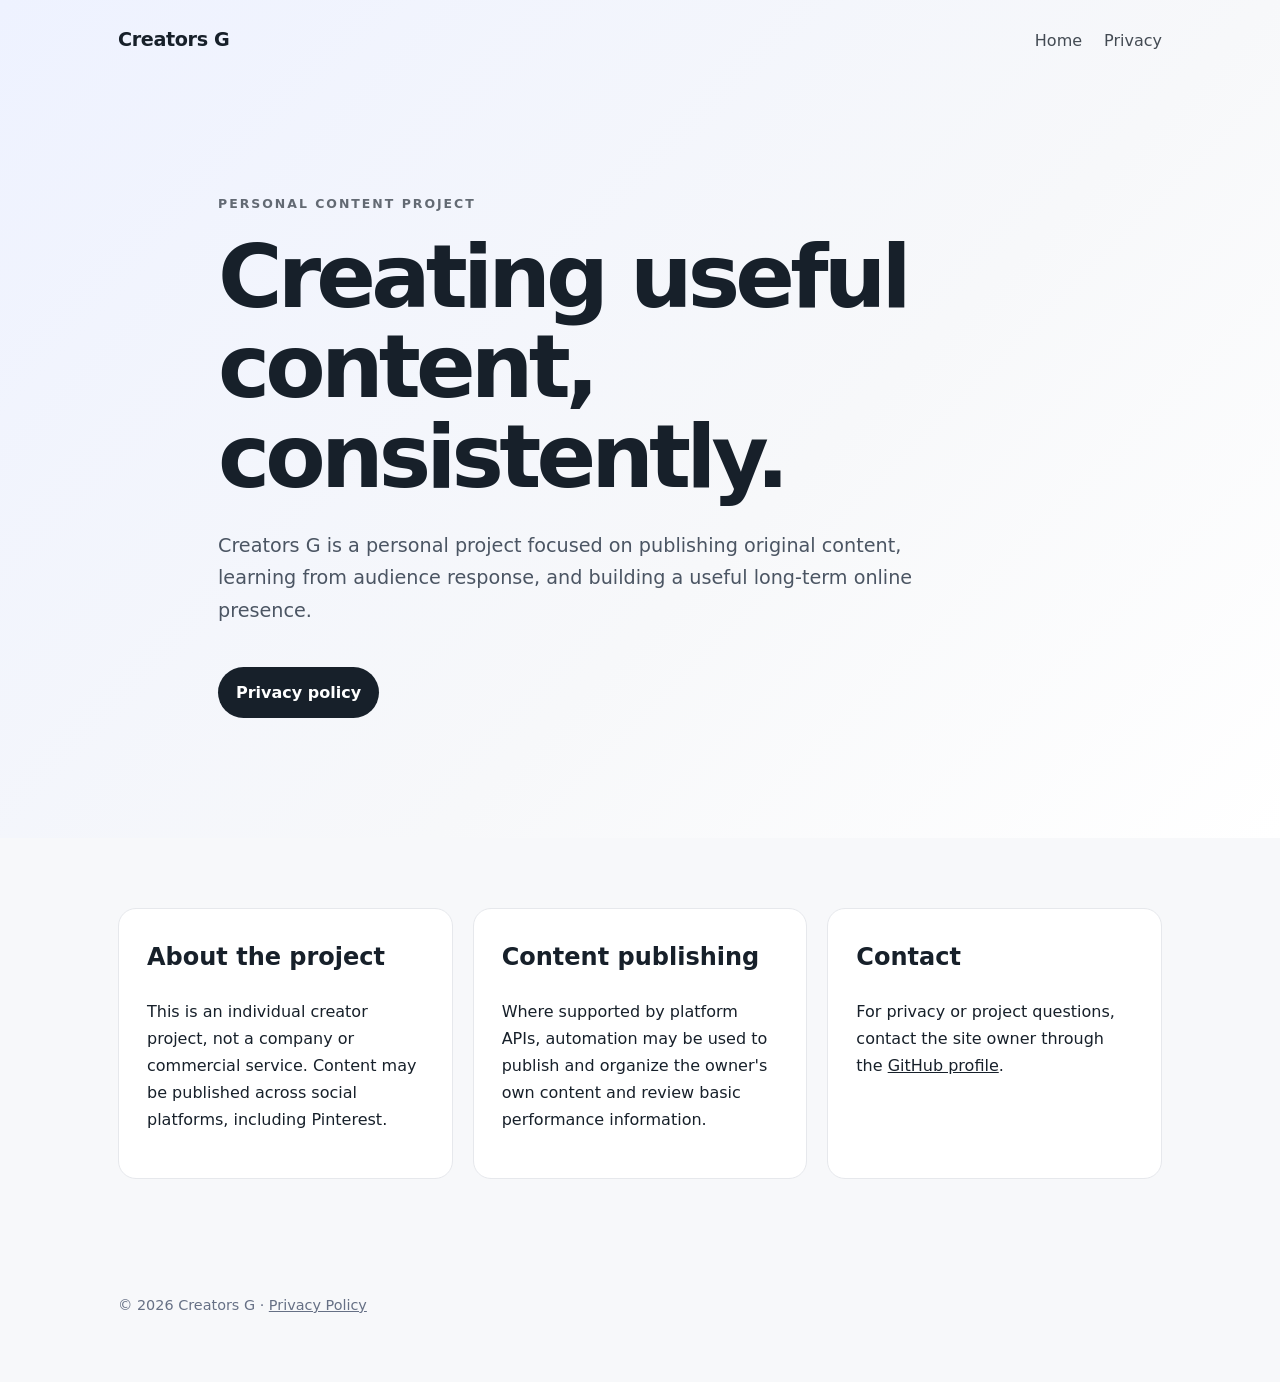
<file: index.html>
<!doctype html>
<html lang="en">
<head>
  <meta charset="utf-8">
  <meta name="viewport" content="width=device-width, initial-scale=1">
  <title>Creators G — Content Project</title>
  <meta name="description" content="Creators G is a personal content project focused on publishing useful, original content and learning what resonates with an audience.">
  <link rel="stylesheet" href="style.css">
</head>
<body>
  <header class="hero">
    <nav>
      <a class="brand" href="./">Creators G</a>
      <div class="nav-links"><a href="./">Home</a><a href="privacy.html">Privacy</a></div>
    </nav>
    <main>
      <p class="eyebrow">PERSONAL CONTENT PROJECT</p>
      <h1>Creating useful content, consistently.</h1>
      <p class="lead">Creators G is a personal project focused on publishing original content, learning from audience response, and building a useful long-term online presence.</p>
      <a class="button" href="privacy.html">Privacy policy</a>
    </main>
  </header>
  <section class="section">
    <div class="card"><h2>About the project</h2><p>This is an individual creator project, not a company or commercial service. Content may be published across social platforms, including Pinterest.</p></div>
    <div class="card"><h2>Content publishing</h2><p>Where supported by platform APIs, automation may be used to publish and organize the owner's own content and review basic performance information.</p></div>
    <div class="card"><h2>Contact</h2><p>For privacy or project questions, contact the site owner through the <a href="https://github.com/creatorsg2001-tech">GitHub profile</a>.</p></div>
  </section>
  <footer><p>© 2026 Creators G · <a href="privacy.html">Privacy Policy</a></p></footer>
</body>
</html>
</file>
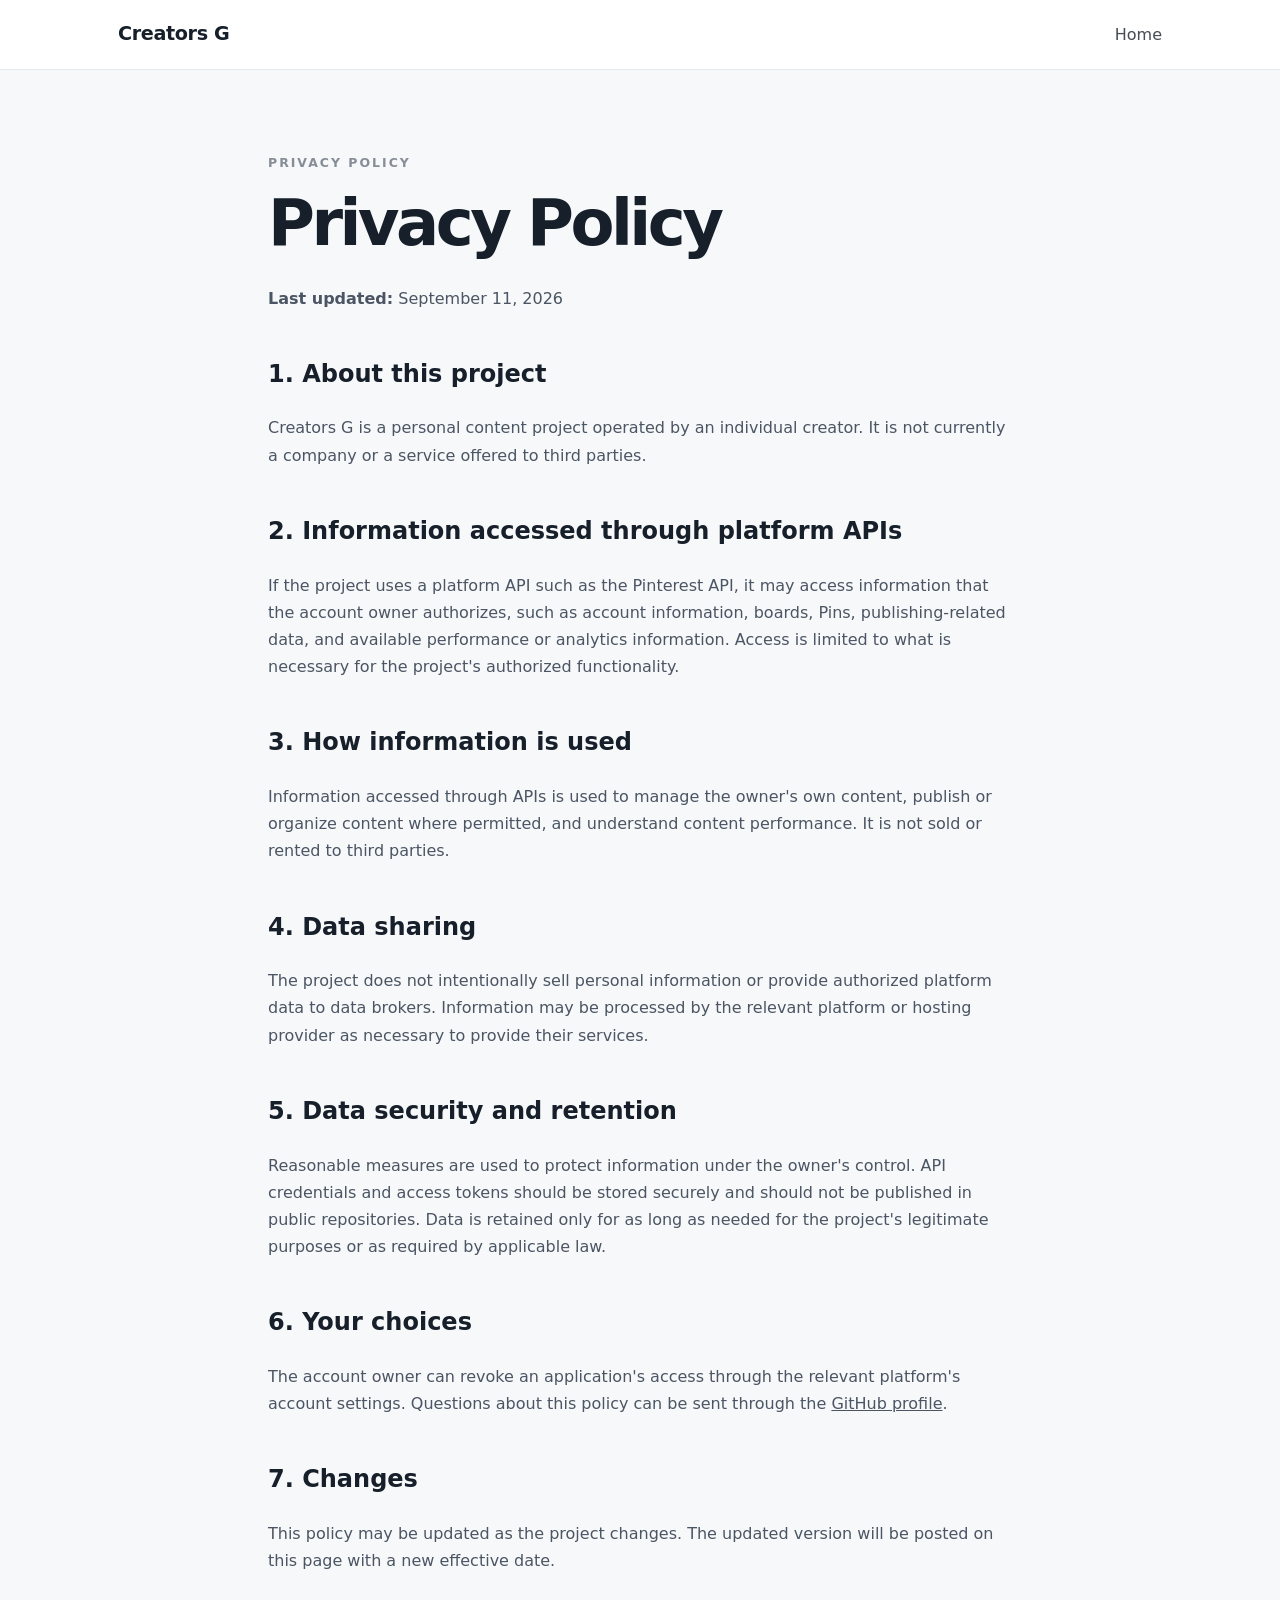
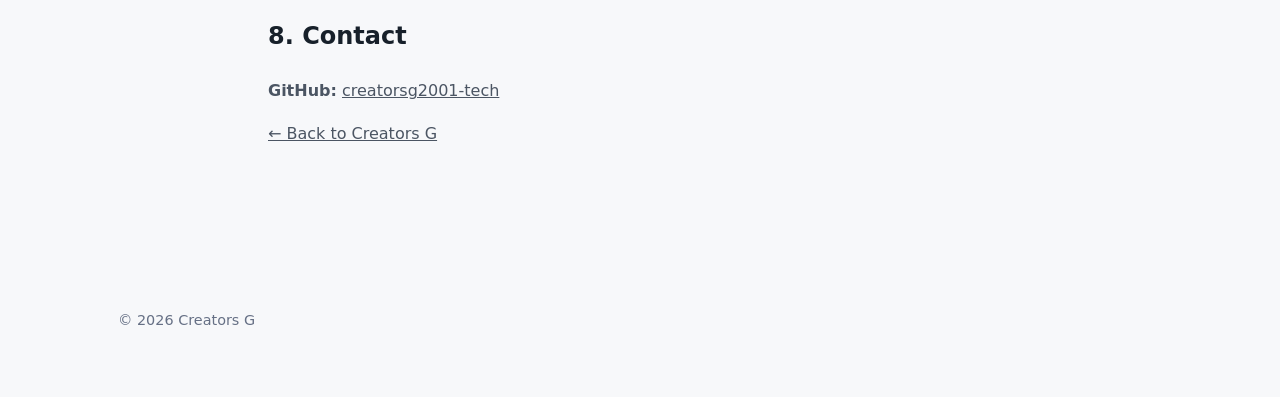
<file: privacy.html>
<!doctype html>
<html lang="en">
<head>
  <meta charset="utf-8">
  <meta name="viewport" content="width=device-width, initial-scale=1">
  <title>Privacy Policy — Creators G</title>
  <link rel="stylesheet" href="style.css">
</head>
<body>
  <header class="small-header"><nav><a class="brand" href="./">Creators G</a><a href="./">Home</a></nav></header>
  <main class="legal">
    <p class="eyebrow">PRIVACY POLICY</p>
    <h1>Privacy Policy</h1>
    <p><strong>Last updated:</strong> September 11, 2026</p>
    <h2>1. About this project</h2>
    <p>Creators G is a personal content project operated by an individual creator. It is not currently a company or a service offered to third parties.</p>
    <h2>2. Information accessed through platform APIs</h2>
    <p>If the project uses a platform API such as the Pinterest API, it may access information that the account owner authorizes, such as account information, boards, Pins, publishing-related data, and available performance or analytics information. Access is limited to what is necessary for the project's authorized functionality.</p>
    <h2>3. How information is used</h2>
    <p>Information accessed through APIs is used to manage the owner's own content, publish or organize content where permitted, and understand content performance. It is not sold or rented to third parties.</p>
    <h2>4. Data sharing</h2>
    <p>The project does not intentionally sell personal information or provide authorized platform data to data brokers. Information may be processed by the relevant platform or hosting provider as necessary to provide their services.</p>
    <h2>5. Data security and retention</h2>
    <p>Reasonable measures are used to protect information under the owner's control. API credentials and access tokens should be stored securely and should not be published in public repositories. Data is retained only for as long as needed for the project's legitimate purposes or as required by applicable law.</p>
    <h2>6. Your choices</h2>
    <p>The account owner can revoke an application's access through the relevant platform's account settings. Questions about this policy can be sent through the <a href="https://github.com/creatorsg2001-tech">GitHub profile</a>.</p>
    <h2>7. Changes</h2>
    <p>This policy may be updated as the project changes. The updated version will be posted on this page with a new effective date.</p>
    <h2>8. Contact</h2>
    <p><strong>GitHub:</strong> <a href="https://github.com/creatorsg2001-tech">creatorsg2001-tech</a></p>
    <p><a href="./">← Back to Creators G</a></p>
  </main>
  <footer><p>© 2026 Creators G</p></footer>
</body>
</html>
</file>
<file: style.css>
* { box-sizing: border-box; }
html { scroll-behavior: smooth; }
body { margin: 0; font-family: Inter, ui-sans-serif, system-ui, -apple-system, BlinkMacSystemFont, "Segoe UI", sans-serif; color: #17202a; background: #f7f8fa; line-height: 1.7; }
a { color: inherit; }
nav { max-width: 1100px; margin: 0 auto; padding: 24px 28px; display: flex; align-items: center; justify-content: space-between; }
.brand { font-size: 1.2rem; font-weight: 800; text-decoration: none; letter-spacing: -.02em; }
.nav-links { display: flex; gap: 22px; }
.nav-links a, .small-header nav > a:last-child { text-decoration: none; opacity: .8; }
.hero { min-height: 72vh; background: linear-gradient(135deg, #eef2ff 0%, #f7f8fa 60%, #fff 100%); }
.hero main { max-width: 900px; margin: 0 auto; padding: 100px 28px 120px; }
.eyebrow { font-size: .78rem; font-weight: 800; letter-spacing: .16em; opacity: .65; }
h1 { font-size: clamp(2.8rem, 7vw, 5.5rem); line-height: 1.02; letter-spacing: -.055em; margin: 18px 0 28px; }
.lead { max-width: 700px; font-size: 1.2rem; color: #4b5563; }
.button { display: inline-block; margin-top: 20px; padding: 12px 18px; border-radius: 999px; background: #17202a; color: white; text-decoration: none; font-weight: 700; }
.section { max-width: 1100px; margin: 0 auto; padding: 70px 28px; display: grid; grid-template-columns: repeat(3, 1fr); gap: 20px; }
.card { background: white; border: 1px solid #e6e8ec; border-radius: 18px; padding: 28px; }
.card h2 { margin-top: 0; }
footer { max-width: 1100px; margin: 0 auto; padding: 30px 28px 50px; color: #667085; font-size: .9rem; }
.small-header { background: white; border-bottom: 1px solid #e6e8ec; }
.small-header nav { padding-top: 18px; padding-bottom: 18px; }
.legal { max-width: 800px; margin: 0 auto; padding: 70px 28px 100px; }
.legal h1 { font-size: clamp(2.6rem, 6vw, 4rem); }
.legal h2 { margin-top: 42px; }
.legal p { color: #4b5563; }
@media (max-width: 760px) { .section { grid-template-columns: 1fr; } .hero main { padding-top: 70px; } .nav-links { gap: 12px; } }
</file>
